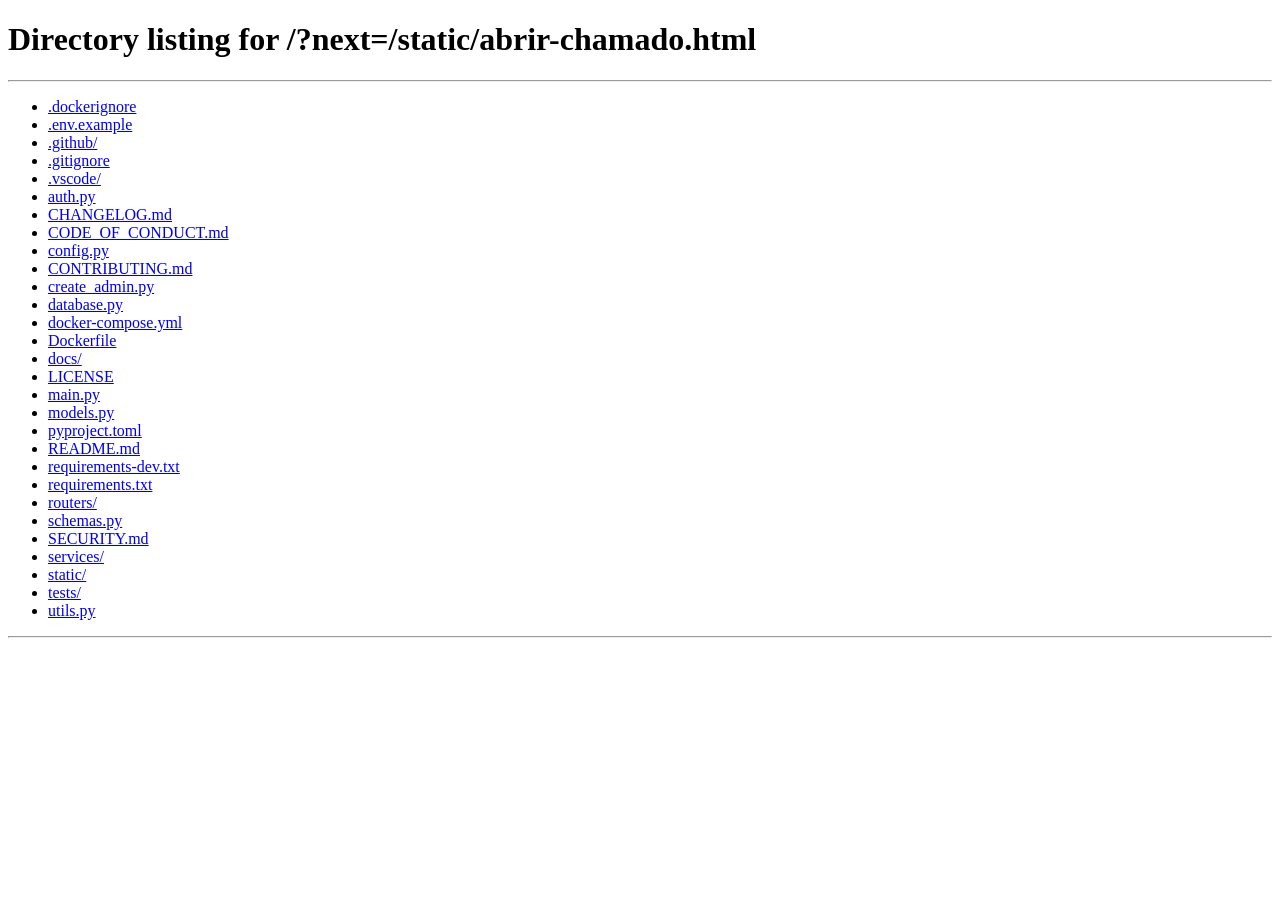
<file: static/abrir-chamado.html>
<!DOCTYPE html>
<html lang="pt-BR">
<head>
    <meta charset="UTF-8">
    <meta name="viewport" content="width=device-width, initial-scale=1.0">
    <title>Abrir chamado · Central de Chamados</title>
    <link rel="stylesheet" href="/static/portal.css">
</head>
<body>
<main class="container container-narrow">
    <h1 class="page-title">Abrir chamado</h1>
    <p class="page-subtitle">Descreva o problema com o máximo de detalhes. Você receberá um código para acompanhar o atendimento.</p>

    <div class="card" id="form-card">
        <div id="error" class="alert alert-error hidden" role="alert"></div>
        <div id="no-company" class="alert alert-info hidden">
            Sua conta não está vinculada a nenhuma empresa, por isso não é possível abrir chamados.
            Fale com o administrador do sistema.
        </div>
        <form id="ticket-form">
            <div class="field">
                <label for="title">Assunto *</label>
                <input type="text" id="title" maxlength="255" required placeholder="Ex.: Impressora do 2º andar não imprime">
            </div>
            <div class="row">
                <div class="field">
                    <label for="category">Categoria</label>
                    <select id="category"></select>
                </div>
                <div class="field">
                    <label for="priority">Urgência</label>
                    <select id="priority"></select>
                    <div class="hint">Define o prazo de atendimento (SLA).</div>
                </div>
            </div>
            <div class="field" id="company-field">
                <label for="company">Empresa *</label>
                <select id="company" required></select>
            </div>
            <div class="field">
                <label for="description">Descrição *</label>
                <textarea id="description" rows="6" required
                          placeholder="O que aconteceu? Desde quando? Alguma mensagem de erro? O que você já tentou?"></textarea>
            </div>
            <div class="field">
                <label for="file">Anexo (opcional)</label>
                <input type="file" id="file">
                <div class="hint">Prints, PDFs ou documentos. Máx. 10 MB.</div>
            </div>
            <div class="form-actions">
                <button type="reset" class="btn btn-secondary">Limpar</button>
                <button type="submit" class="btn btn-primary" id="submit">Enviar chamado</button>
            </div>
        </form>
    </div>

    <div class="card hidden" id="success-card">
        <div class="success-box">
            <div class="icon">✅</div>
            <h2>Chamado aberto com sucesso!</h2>
            <p style="color:var(--muted)">Guarde este código. Com ele, qualquer pessoa pode acompanhar o chamado sem login.</p>
            <div class="code-display">
                <span class="code" id="new-code"></span>
                <button class="btn btn-secondary btn-sm" id="copy-btn">Copiar</button>
            </div>
            <p id="attach-warning" class="alert alert-error hidden"></p>
            <div class="form-actions" style="justify-content:center">
                <a class="btn btn-primary" id="track-link" href="#">Acompanhar chamado</a>
                <button class="btn btn-secondary" id="another-btn">Abrir outro chamado</button>
            </div>
        </div>
    </div>
</main>

<script src="/static/portal.js"></script>
<script>
    (async () => {
        const me = await Portal.requireAuth();
        Portal.header('abrir');
        const { LABELS, esc } = Portal;
        const $ = id => document.getElementById(id);

        const fill = (sel, map, selected) => {
            sel.innerHTML = Object.entries(map).map(([v, l]) =>
                `<option value="${v}" ${v === selected ? 'selected' : ''}>${l}</option>`).join('');
        };
        fill($('category'), LABELS.category, 'technical');
        fill($('priority'), LABELS.priority, 'medium');

        // Clients always open tickets for their own company; staff choose one
        if (me.role === 'client') {
            $('company-field').classList.add('hidden');
            if (!me.company_id) {
                $('no-company').classList.remove('hidden');
                $('ticket-form').querySelectorAll('input,select,textarea,button').forEach(el => el.disabled = true);
            }
        } else {
            try {
                const res = await Portal.api('/companies?is_active=true&page_size=100');
                $('company').innerHTML = '<option value="">Selecione…</option>' +
                    res.items.map(c => `<option value="${c.id}">${esc(c.name)}</option>`).join('');
                if (me.company_id) $('company').value = me.company_id;
            } catch (err) { Portal.toast(err.message, 'error'); }
        }

        $('ticket-form').addEventListener('submit', async e => {
            e.preventDefault();
            $('error').classList.add('hidden');
            const companyId = me.role === 'client' ? me.company_id : Number($('company').value);
            const title = $('title').value.trim();
            const description = $('description').value.trim();
            if (!title || !description || !companyId) {
                $('error').textContent = 'Preencha assunto, descrição' + (me.role === 'client' ? '.' : ' e empresa.');
                $('error').classList.remove('hidden');
                return;
            }

            $('submit').disabled = true;
            $('submit').textContent = 'Enviando…';
            try {
                const ticket = await Portal.api('/tickets', {
                    method: 'POST',
                    body: JSON.stringify({
                        title, description, company_id: companyId,
                        category: $('category').value, priority: $('priority').value,
                    }),
                });

                // The ticket exists even if the upload fails: report it but still show the code
                const file = $('file').files[0];
                $('attach-warning').classList.add('hidden');
                if (file) {
                    const fd = new FormData();
                    fd.append('file', file);
                    try {
                        await Portal.api(`/tickets/${ticket.id}/attachments`, { method: 'POST', body: fd });
                    } catch (err) {
                        $('attach-warning').textContent = `O chamado foi aberto, mas o anexo não foi enviado: ${err.message}`;
                        $('attach-warning').classList.remove('hidden');
                    }
                }

                $('new-code').textContent = Portal.formatCode(ticket.tracking_code);
                $('track-link').href = '/acompanhar?codigo=' + ticket.tracking_code;
                $('form-card').classList.add('hidden');
                $('success-card').classList.remove('hidden');
                window.scrollTo({ top: 0, behavior: 'smooth' });
            } catch (err) {
                $('error').textContent = err.message;
                $('error').classList.remove('hidden');
            } finally {
                $('submit').disabled = false;
                $('submit').textContent = 'Enviar chamado';
            }
        });

        $('copy-btn').addEventListener('click', async () => {
            try {
                await navigator.clipboard.writeText($('new-code').textContent);
                Portal.toast('Código copiado!', 'success');
            } catch { Portal.toast('Não foi possível copiar. Selecione o código manualmente.', 'error'); }
        });

        $('another-btn').addEventListener('click', () => {
            $('ticket-form').reset();
            fill($('category'), LABELS.category, 'technical');
            fill($('priority'), LABELS.priority, 'medium');
            $('success-card').classList.add('hidden');
            $('form-card').classList.remove('hidden');
        });
    })().catch(err => Portal.toast(err.message, 'error'));
</script>
</body>
</html>
</file>
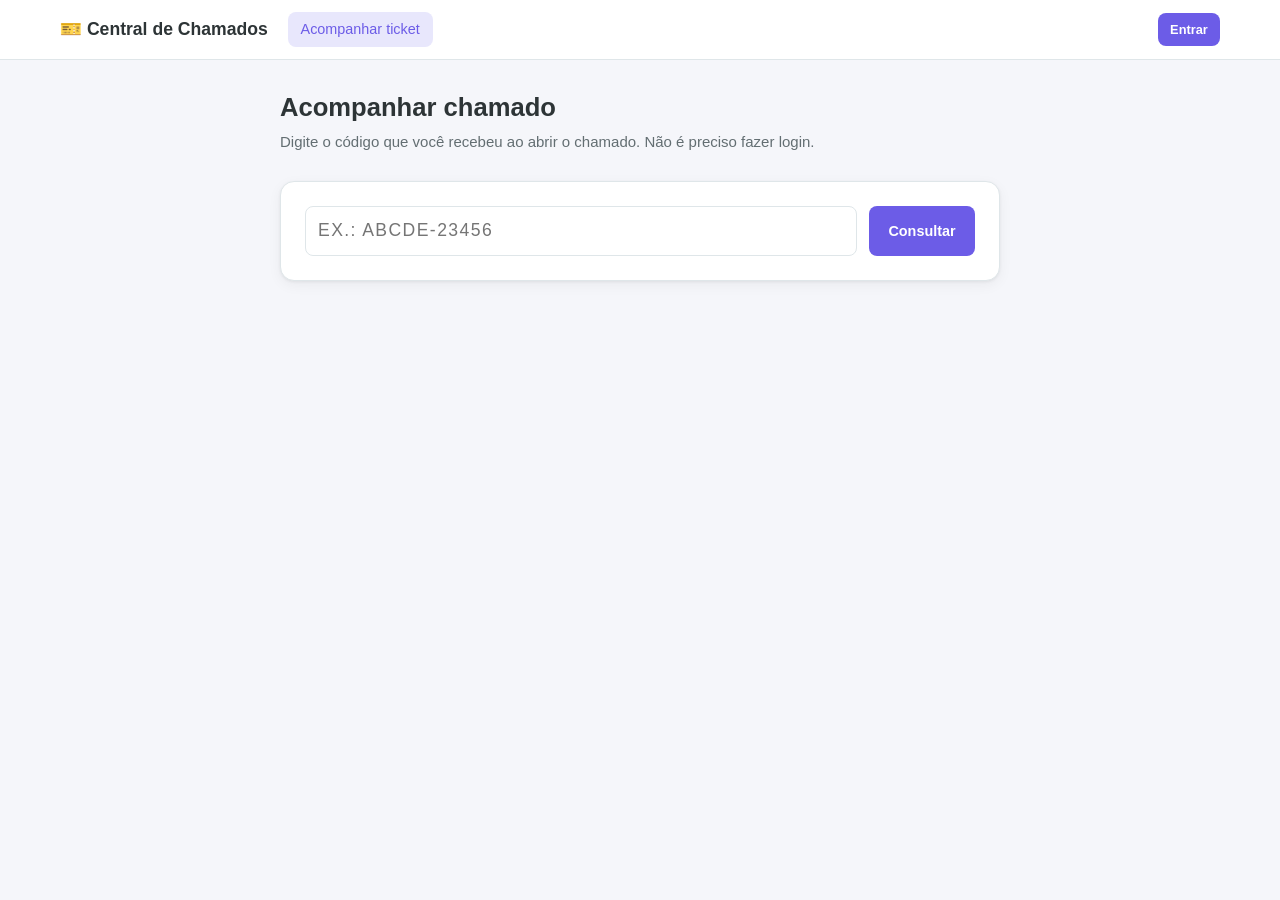
<file: static/acompanhar.html>
<!DOCTYPE html>
<html lang="pt-BR">
<head>
    <meta charset="UTF-8">
    <meta name="viewport" content="width=device-width, initial-scale=1.0">
    <title>Acompanhar chamado · Central de Chamados</title>
    <link rel="stylesheet" href="/static/portal.css">
</head>
<body>
<main class="container container-narrow">
    <h1 class="page-title">Acompanhar chamado</h1>
    <p class="page-subtitle">Digite o código que você recebeu ao abrir o chamado. Não é preciso fazer login.</p>

    <div class="card">
        <form id="search-form" class="track-search">
            <input type="text" id="code" placeholder="Ex.: ABCDE-23456" maxlength="14" autocomplete="off"
                   aria-label="Código do chamado" required>
            <button class="btn btn-primary" type="submit" id="search-btn">Consultar</button>
        </form>
        <div id="error" class="alert alert-error hidden" role="alert" style="margin:1rem 0 0"></div>
    </div>

    <div id="result" class="hidden"></div>

    <div class="card hidden" id="mine-card" style="margin-top:1.25rem">
        <h2>Seus chamados</h2>
        <div class="table-wrap">
            <table class="list">
                <thead><tr><th>Código</th><th>Assunto</th><th>Status</th><th>Atualizado</th></tr></thead>
                <tbody id="mine"></tbody>
            </table>
        </div>
    </div>
</main>

<script src="/static/portal.js"></script>
<script>
    Portal.header('acompanhar');
    const { esc, fmtDate, relTime, statusBadge, priorityBadge, formatCode, LABELS } = Portal;
    const form = document.getElementById('search-form');
    const input = document.getElementById('code');
    const errorBox = document.getElementById('error');
    const result = document.getElementById('result');
    const btn = document.getElementById('search-btn');

    // Progress steps: where the ticket is in its life
    function steps(t) {
        if (t.status === 'cancelled') {
            return '<div class="alert alert-info" style="margin-top:1.25rem">Este chamado foi cancelado.</div>';
        }
        const stage = t.status === 'closed' ? 3 : t.status === 'open' && !t.assignee_name ? 1 : 2;
        const names = ['Recebido', 'Em atendimento', 'Resolvido'];
        return `<div class="steps">${names.map((n, i) => {
            const cls = i + 1 < stage ? 'done' : i + 1 === stage ? 'done current' : '';
            return `<div class="step ${cls}"><div class="dot">${i + 1 <= stage ? '✓' : i + 1}</div>${n}</div>`;
        }).join('')}</div>`;
    }

    function render(t) {
        const loggedIn = !!Portal.token();
        const loginLink = `/?next=${encodeURIComponent('/acompanhar?codigo=' + t.tracking_code)}`;
        const waiting = t.status === 'waiting_customer'
            ? `<div class="alert alert-info">A equipe está aguardando uma resposta sua.
               ${loggedIn ? 'Use o campo abaixo da conversa.' : `<a href="${loginLink}">Entre na sua conta</a> para responder.`}</div>` : '';
        const finished = t.status === 'closed' || t.status === 'cancelled';
        const reply = loggedIn
            ? `<form id="reply-form" class="reply-box">
                   <textarea id="reply" rows="3" required placeholder="${finished
                       ? 'Escreva aqui se o problema voltou…' : 'Escreva uma mensagem para a equipe…'}"></textarea>
                   <div class="reply-actions"><span></span>
                       <button class="btn btn-primary" type="submit">Enviar mensagem</button></div>
               </form>`
            : `<p style="margin-top:1rem;color:var(--muted);font-size:.9rem">
                   <a href="${loginLink}">Entre</a> para enviar mensagens neste chamado.</p>`;
        const messages = t.comments.length
            ? t.comments.map(c => `
                <div class="msg ${c.is_staff ? 'staff' : 'client'}">
                    <div class="msg-head"><strong>${esc(c.author_name)}${c.is_staff ? ' · Suporte' : ''}</strong>
                        <span title="${fmtDate(c.created_at)}">${relTime(c.created_at)}</span></div>
                    <div class="msg-body">${esc(c.content)}</div>
                </div>`).join('')
            : '<p class="empty">Ainda não há mensagens neste chamado.</p>';

        result.innerHTML = `
            <div class="card" style="margin-top:1.25rem">
                <div class="detail-head">
                    <div>
                        <span class="code">${formatCode(t.tracking_code)}</span>
                        <h2>${esc(t.title)}</h2>
                        <div style="display:flex;gap:.4rem;flex-wrap:wrap">${statusBadge(t.status)} ${priorityBadge(t.priority)}
                            ${t.is_overdue ? '<span class="badge badge-overdue">Prazo excedido</span>' : ''}</div>
                    </div>
                    <span style="color:var(--muted);font-size:.85rem">Atualizado ${relTime(t.updated_at)}</span>
                </div>
                ${steps(t)}
                <div class="meta-grid">
                    <div><div class="label">Categoria</div><div class="value">${LABELS.category[t.category] || t.category}</div></div>
                    <div><div class="label">Empresa</div><div class="value">${esc(t.company_name || '-')}</div></div>
                    <div><div class="label">Responsável</div><div class="value">${esc(t.assignee_name || 'Aguardando técnico')}</div></div>
                    <div><div class="label">Aberto em</div><div class="value">${fmtDate(t.created_at)}</div></div>
                    <div><div class="label">${t.closed_at ? 'Resolvido em' : 'Previsão (SLA)'}</div>
                        <div class="value">${fmtDate(t.closed_at || t.sla_due_at)}</div></div>
                </div>
                ${waiting}
                ${t.description ? `<div class="description">${esc(t.description)}</div>` : ''}
            </div>
            <div class="card">
                <h2>Conversa</h2>
                <div class="thread">${messages}</div>
                ${reply}
            </div>`;
        result.classList.remove('hidden');

        document.getElementById('reply-form')?.addEventListener('submit', async e => {
            e.preventDefault();
            const content = document.getElementById('reply').value.trim();
            if (!content) return;
            const button = e.target.querySelector('button');
            button.disabled = true;
            try {
                await Portal.api(`/tickets/${t.id}/comments`, { method: 'POST', body: JSON.stringify({ content }) });
                Portal.toast('Mensagem enviada.', 'success');
                lookup(t.tracking_code);
            } catch (err) {
                Portal.toast(err.status === 403 ? 'Você não tem acesso para responder a este chamado.' : err.message, 'error');
                button.disabled = false;
            }
        });
    }

    // Logged-in users also get a list of their own tickets
    async function loadMine() {
        const me = Portal.user();
        if (!Portal.token() || !me) return;
        try {
            const list = await Portal.api(`/users/${me.id}/tickets`);
            if (!list.length) return;
            document.getElementById('mine').innerHTML = list.map(x => `
                <tr style="cursor:pointer" data-code="${esc(x.tracking_code || '')}">
                    <td><span class="code">${formatCode(x.tracking_code)}</span></td>
                    <td>${esc(x.title)}</td>
                    <td>${statusBadge(x.status, Portal.isStaff(me))}</td>
                    <td>${relTime(x.updated_at)}</td>
                </tr>`).join('');
            document.getElementById('mine-card').classList.remove('hidden');
        } catch { /* optional section */ }
    }
    document.getElementById('mine').addEventListener('click', e => {
        const row = e.target.closest('tr[data-code]');
        if (row?.dataset.code) { lookup(row.dataset.code); window.scrollTo({ top: 0, behavior: 'smooth' }); }
    });
    loadMine();

    async function lookup(code) {
        errorBox.classList.add('hidden');
        btn.disabled = true;
        btn.textContent = 'Consultando…';
        try {
            const t = await Portal.api('/public/tickets/' + encodeURIComponent(code), { public: true });
            input.value = formatCode(t.tracking_code);
            history.replaceState(null, '', '/acompanhar?codigo=' + t.tracking_code);
            render(t);
        } catch (err) {
            result.classList.add('hidden');
            errorBox.textContent = err.message;
            errorBox.classList.remove('hidden');
        } finally {
            btn.disabled = false;
            btn.textContent = 'Consultar';
        }
    }

    form.addEventListener('submit', e => {
        e.preventDefault();
        const code = input.value.replace(/[^a-z0-9]/gi, '');
        if (code) lookup(code);
    });

    const initial = new URLSearchParams(location.search).get('codigo');
    if (initial) { input.value = initial; lookup(initial); }
</script>
</body>
</html>
</file>
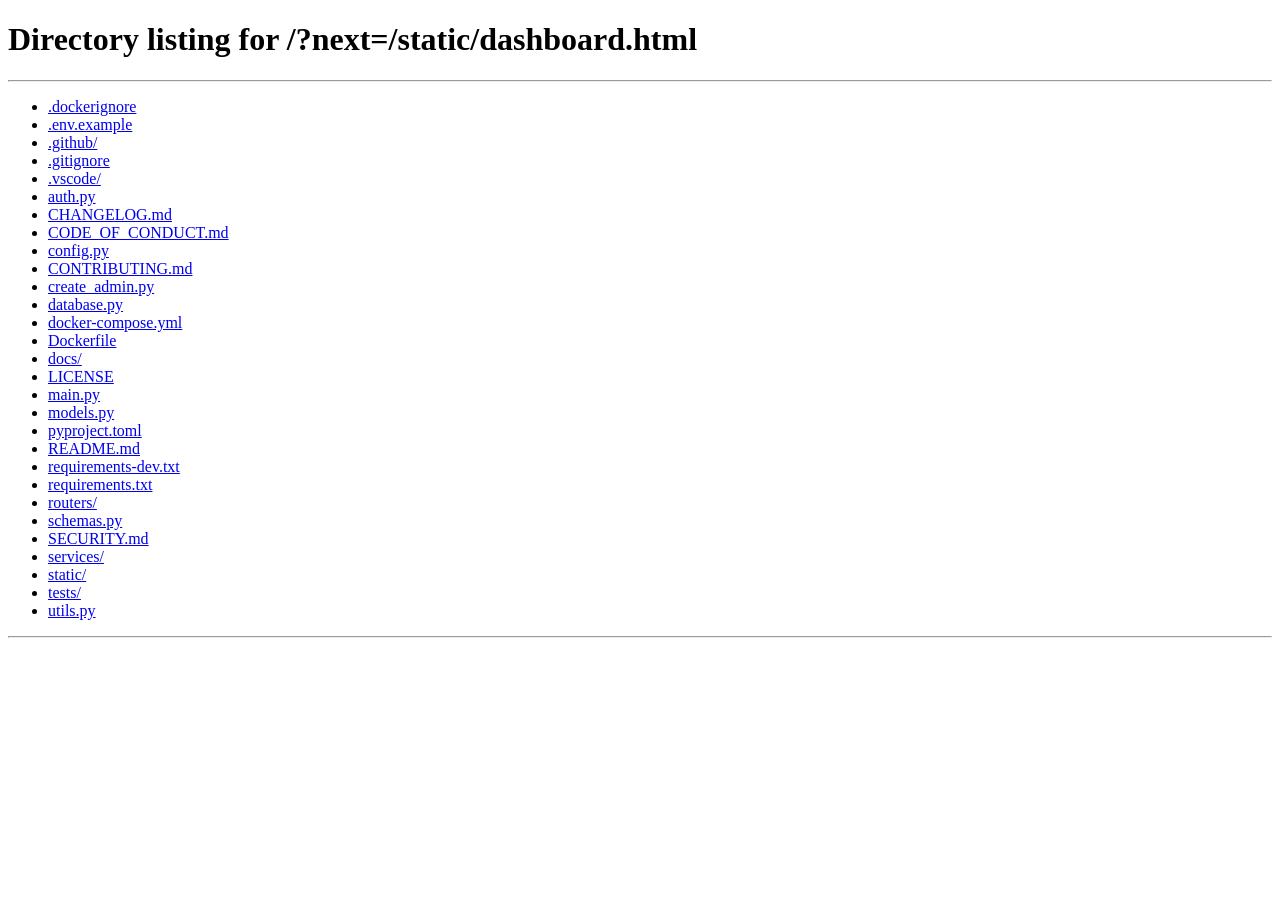
<file: static/dashboard.html>
<!DOCTYPE html>
<html lang="pt-BR">
<head>
    <meta charset="UTF-8">
    <meta name="viewport" content="width=device-width, initial-scale=1.0">
    <title>Dashboard · Central de Chamados</title>
    <link rel="stylesheet" href="/static/portal.css">
</head>
<body>
<main class="container">
    <div class="dash-hello">
        <div>
            <h1 class="page-title" id="hello">Olá!</h1>
            <p class="page-subtitle" id="hello-sub"></p>
        </div>
        <span class="role-chip" id="role-chip"></span>
    </div>

    <nav class="menu-grid" id="menu" aria-label="Menu principal"></nav>

    <h2 class="section-title" id="kpi-title">Resumo</h2>
    <div class="kpi-grid" id="kpis"></div>

    <!-- Staff only: the wider view -->
    <div id="staff" class="hidden">
        <h2 class="section-title">Operação</h2>
        <div class="kpi-grid" id="staff-kpis"></div>

        <div class="dash-grid">
            <section class="card wide">
                <div class="card-head"><h2>Novos chamados · últimos 30 dias</h2><span id="trend-total" style="color:var(--muted);font-size:.85rem"></span></div>
                <div class="trend" id="trend"></div>
            </section>
            <section class="card">
                <div class="card-head"><h2>Por status</h2></div>
                <div class="hbars" id="by-status"></div>
            </section>
            <section class="card">
                <div class="card-head"><h2>Por urgência</h2></div>
                <div class="hbars" id="by-priority"></div>
            </section>
            <section class="card wide">
                <div class="card-head"><h2>Carga da equipe</h2><a href="/tecnico">Abrir área técnica →</a></div>
                <div class="table-wrap">
                    <table class="list">
                        <thead><tr><th>Técnico</th><th>Em aberto</th><th class="num">Atrasados</th><th class="num">Resolvidos</th></tr></thead>
                        <tbody id="workload"></tbody>
                    </table>
                </div>
            </section>
            <section class="card" id="company-card">
                <div class="card-head"><h2>Chamados por empresa</h2><a href="/painel">Gestão →</a></div>
                <div class="hbars" id="by-company"></div>
            </section>
            <section class="card" id="overdue-card">
                <div class="card-head"><h2>Prazo excedido</h2><a href="/tecnico">Ver todos →</a></div>
                <div id="overdue-list"></div>
            </section>
        </div>
    </div>

    <section class="card">
        <div class="card-head"><h2 id="recent-title">Chamados recentes</h2><a href="/acompanhar">Acompanhar ticket →</a></div>
        <div class="table-wrap">
            <table class="list">
                <thead><tr><th>Código</th><th>Assunto</th><th id="col-company">Empresa</th><th>Status</th><th>Urgência</th><th>Aberto</th></tr></thead>
                <tbody id="recent"><tr><td colspan="6" class="empty">Carregando…</td></tr></tbody>
            </table>
        </div>
    </section>
</main>

<script src="/static/portal.js"></script>
<script>
(async () => {
    const me = await Portal.requireAuth();
    Portal.header('dashboard');
    const { esc, LABELS, fmtDate, relTime, statusBadge, priorityBadge, formatCode, isStaff } = Portal;
    const $ = id => document.getElementById(id);
    const staff = isStaff(me);
    const admin = me.role === 'admin';

    // ---------- Greeting & menu ----------
    const hour = new Date().getHours();
    $('hello').textContent = `${hour < 12 ? 'Bom dia' : hour < 18 ? 'Boa tarde' : 'Boa noite'}, ${me.full_name.split(' ')[0]}!`;
    $('hello-sub').textContent = staff
        ? (admin ? 'Visão geral de todas as empresas e da equipe.' : `Visão geral da operação${me.company ? ' · ' + me.company.name : ''}.`)
        : 'O que você precisa hoje?';
    $('role-chip').textContent = LABELS.role[me.role];

    const tiles = [
        ['/abrir-chamado', '📝', 'Abrir chamado', 'Relate um problema ou faça uma solicitação', 'primary'],
        ['/acompanhar', '🔎', 'Acompanhar ticket', 'Veja o andamento e converse com a equipe'],
    ];
    if (staff) {
        tiles.push(['/tecnico', '🛠️', 'Área técnica', 'Fila, chamados atribuídos e respostas']);
        tiles.push(['/painel', '🗂️', 'Gestão', admin ? 'Todos os tickets, empresas e usuários' : 'Todos os tickets e usuários da empresa']);
    }
    tiles.push(['/perfil', '👤', 'Meu perfil', 'Seus dados, senha e histórico']);
    if (admin) tiles.push(['/docs', '📚', 'API', 'Documentação interativa da API']);
    $('menu').innerHTML = tiles.map(([href, ico, title, desc, cls]) =>
        `<a class="menu-tile ${cls || ''}" href="${href}"><span class="ico" aria-hidden="true">${ico}</span>
         <strong>${title}</strong><span>${desc}</span></a>`).join('');

    // ---------- Helpers ----------
    const kpi = (n, label, sub = '', cls = '') =>
        `<div class="kpi ${cls}"><div class="n">${n}</div><div class="l">${label}</div>${sub ? `<div class="sub">${sub}</div>` : ''}</div>`;

    function hbars(el, entries) {
        const max = Math.max(1, ...entries.map(e => e[1]));
        el.innerHTML = entries.length ? entries.map(([name, v, tip]) => `
            <div class="hbar" title="${esc(tip || `${name}: ${v}`)}">
                <span class="name">${esc(name)}</span>
                <div class="track"><div class="fill" style="width:${(v / max) * 100}%"></div></div>
                <span class="val">${v}</span>
            </div>`).join('') : '<p class="empty">Sem dados ainda.</p>';
    }

    function trendChart(el, data) {
        // Drawn at the container's real width so text is never stretched
        const W = Math.max(300, el.clientWidth || 800), H = 190, padL = 30, padB = 22, padT = 10;
        const max = Math.max(4, ...data.map(d => d.count));
        const x = i => padL + (i / Math.max(1, data.length - 1)) * (W - padL - 8);
        const y = v => padT + (1 - v / max) * (H - padT - padB);
        const pts = data.map((d, i) => `${x(i).toFixed(1)},${y(d.count).toFixed(1)}`);
        const ticks = [0, Math.round(max / 2), max];
        const dateLabel = s => new Date(s + 'T00:00:00').toLocaleDateString('pt-BR', { day: '2-digit', month: '2-digit' });
        const xLabels = [0, Math.floor((data.length - 1) / 2), data.length - 1];

        el.innerHTML = `<svg viewBox="0 0 ${W} ${H}" role="img"
                aria-label="Novos chamados por dia nos últimos 30 dias">
            ${ticks.map(t => `<line class="grid-line" x1="${padL}" x2="${W}" y1="${y(t)}" y2="${y(t)}"/>
                <text class="axis-label" x="${padL - 6}" y="${y(t) + 4}" text-anchor="end">${t}</text>`).join('')}
            ${xLabels.map(i => `<text class="axis-label" x="${x(i)}" y="${H - 4}" text-anchor="${i === 0 ? 'start' : i === data.length - 1 ? 'end' : 'middle'}">${dateLabel(data[i].date)}</text>`).join('')}
            <polygon class="area" points="${padL},${y(0)} ${pts.join(' ')} ${x(data.length - 1)},${y(0)}"/>
            <polyline class="line" points="${pts.join(' ')}" vector-effect="non-scaling-stroke"/>
            <line class="cursor hidden" id="t-cursor" y1="${padT}" y2="${y(0)}" vector-effect="non-scaling-stroke"/>
            <rect id="t-hit" x="${padL}" y="0" width="${W - padL}" height="${H}" fill="transparent"/>
        </svg><div class="chart-tip hidden" id="t-tip"></div>`;

        // Crosshair + tooltip: nearest day under the pointer
        const svg = el.querySelector('svg'), tip = el.querySelector('#t-tip'), cursor = el.querySelector('#t-cursor');
        const move = e => {
            const r = svg.getBoundingClientRect();
            const px = ((e.clientX - r.left) / r.width) * W;
            const i = Math.max(0, Math.min(data.length - 1, Math.round(((px - padL) / (W - padL - 8)) * (data.length - 1))));
            const d = data[i];
            cursor.setAttribute('x1', x(i)); cursor.setAttribute('x2', x(i));
            cursor.classList.remove('hidden');
            tip.innerHTML = `<strong>${d.count}</strong> chamado${d.count === 1 ? '' : 's'} · ${dateLabel(d.date)}`;
            tip.style.left = `${(x(i) / W) * r.width}px`;
            tip.style.top = `${(y(d.count) / H) * r.height}px`;
            tip.classList.remove('hidden');
        };
        const leave = () => { tip.classList.add('hidden'); cursor.classList.add('hidden'); };
        svg.addEventListener('pointermove', move);
        svg.addEventListener('pointerleave', leave);
    }

    // ---------- Summary (everyone, scoped by role on the server) ----------
    const stats = await Portal.api('/dashboard/stats');
    const active = stats.open_tickets + stats.in_progress_tickets + stats.waiting_tickets;
    $('kpi-title').textContent = staff ? (admin ? 'Resumo geral' : 'Resumo da empresa') : 'Chamados da sua empresa';
    $('kpis').innerHTML = [
        kpi(stats.total_tickets, 'Total de chamados'),
        kpi(active, 'Em andamento', `${stats.open_tickets} novos · ${stats.in_progress_tickets} em atendimento`),
        kpi(stats.waiting_tickets, staff ? 'Aguardando cliente/terceiros' : 'Aguardando resposta'),
        kpi(stats.closed_tickets, 'Resolvidos'),
        kpi(stats.overdue_tickets, 'Com prazo excedido', '', stats.overdue_tickets ? 'alert-kpi' : ''),
        ...(admin ? [kpi(stats.total_companies, 'Empresas'), kpi(stats.total_users, 'Usuários')] : []),
    ].join('');

    // ---------- Recent tickets ----------
    let recent;
    if (staff) {
        $('recent-title').textContent = 'Últimos chamados abertos';
        recent = (await Portal.api('/tickets?page_size=8')).items;
    } else {
        $('recent-title').textContent = 'Seus chamados';
        $('col-company').classList.add('hidden');
        recent = await Portal.api(`/users/${me.id}/tickets`);
    }
    $('recent').innerHTML = recent.length ? recent.map(t => `
        <tr>
            <td><a class="code" href="${staff ? '/tecnico' : '/acompanhar?codigo=' + encodeURIComponent(t.tracking_code || '')}">${formatCode(t.tracking_code)}</a></td>
            <td>${esc(t.title)}</td>
            ${staff ? `<td>${esc(t.company_name)}</td>` : ''}
            <td>${statusBadge(t.status, staff)}${t.is_overdue ? ' <span class="badge badge-overdue">Atrasado</span>' : ''}</td>
            <td>${priorityBadge(t.priority)}</td>
            <td title="${fmtDate(t.created_at)}">${relTime(t.created_at)}</td>
        </tr>`).join('')
        : `<tr><td colspan="6" class="empty">Nenhum chamado ainda. <a href="/abrir-chamado">Abrir o primeiro</a></td></tr>`;

    if (!staff) return;

    // ---------- Wider view for technicians and admins ----------
    $('staff').classList.remove('hidden');
    const [overview, sla, trend, overdue] = await Promise.all([
        Portal.api('/dashboard/overview'),
        Portal.api('/dashboard/charts/sla-compliance'),
        Portal.api('/dashboard/charts/tickets-by-date?days=30'),
        Portal.api('/tickets?overdue_only=true&page_size=5'),
    ]);

    const hours = h => h == null ? '—' : h < 1 ? `${Math.round(h * 60)} min` : `${h.toLocaleString('pt-BR')} h`;
    $('staff-kpis').innerHTML = [
        kpi(overview.unassigned_open, 'Na fila sem responsável',
            overview.oldest_unassigned_at ? `mais antigo ${relTime(overview.oldest_unassigned_at)}` : 'fila vazia',
            overview.unassigned_open ? 'alert-kpi' : ''),
        kpi(overview.created_today, 'Abertos hoje'),
        kpi(overview.closed_last_7d, 'Resolvidos em 7 dias'),
        kpi(hours(overview.avg_first_response_hours), 'Tempo médio da 1ª resposta'),
        kpi(sla.total_resolved ? `${sla.compliance_rate.toLocaleString('pt-BR')}%` : '—', 'Resolvidos dentro do SLA',
            sla.total_resolved ? `${sla.on_time} de ${sla.total_resolved}` : 'nenhum resolvido ainda'),
    ].join('');

    $('trend-total').textContent = `${trend.data.reduce((s, d) => s + d.count, 0)} no período`;
    trendChart($('trend'), trend.data);
    let resizeTimer;
    window.addEventListener('resize', () => {
        clearTimeout(resizeTimer);
        resizeTimer = setTimeout(() => trendChart($('trend'), trend.data), 150);
    });

    const order = Object.keys(LABELS.status);
    hbars($('by-status'), order.map(s => [LABELS.statusStaff[s] || LABELS.status[s], stats.tickets_by_status[s] || 0]));
    hbars($('by-priority'), Object.keys(LABELS.priority).reverse()
        .map(p => [LABELS.priority[p], stats.tickets_by_priority[p] || 0]));

    const maxLoad = Math.max(1, ...overview.workload.map(w => w.open));
    $('workload').innerHTML = overview.workload.length ? overview.workload.map(w => `
        <tr>
            <td>${esc(w.name)}${w.user_id === me.id ? ' <span style="color:var(--muted)">(você)</span>' : ''}</td>
            <td><div class="load-bar" title="${w.open} em aberto">
                <div class="track"><div class="fill" style="width:${(w.open / maxLoad) * 100}%"></div></div>
                <strong class="num" style="min-width:1.5rem">${w.open}</strong></div></td>
            <td class="num ${w.overdue ? 'late' : ''}">${w.overdue}</td>
            <td class="num">${w.resolved}</td>
        </tr>`).join('')
        : `<tr><td colspan="4" class="empty">Nenhum chamado atribuído no momento.
               ${overview.unassigned_open ? `<a href="/tecnico">${overview.unassigned_open} aguardando na fila</a>` : ''}</td></tr>`;

    if (admin) {
        hbars($('by-company'), overview.by_company.map(c => [c.name, c.total, `${c.name}: ${c.total} no total, ${c.open} em aberto`]));
    } else {
        $('company-card').classList.add('hidden');
        $('overdue-card').classList.add('wide');
    }

    $('overdue-list').innerHTML = overdue.items.length ? `<table class="list"><tbody>${overdue.items.map(t => `
        <tr><td><a href="/tecnico" class="code">#${t.id}</a></td><td>${esc(t.title)}</td>
            <td>${esc(t.assignee_name || 'Sem responsável')}</td>
            <td class="late" title="${fmtDate(t.sla_due_at)}">venceu ${relTime(t.sla_due_at)}</td></tr>`).join('')}</tbody></table>`
        : '<p class="empty">Nenhum chamado atrasado. 👏</p>';
})().catch(err => Portal.toast(err.message, 'error'));
</script>
</body>
</html>
</file>
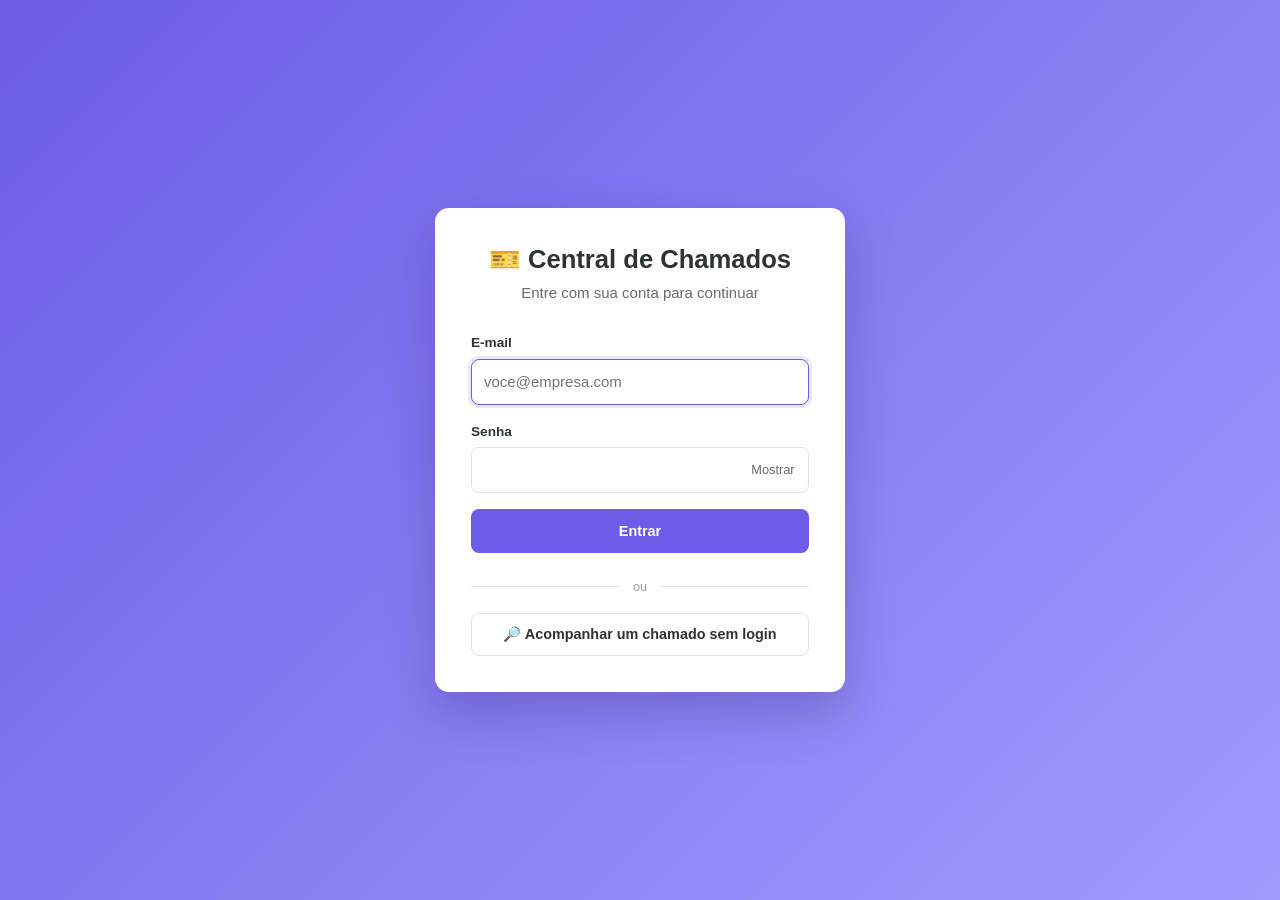
<file: static/login.html>
<!DOCTYPE html>
<html lang="pt-BR">
<head>
    <meta charset="UTF-8">
    <meta name="viewport" content="width=device-width, initial-scale=1.0">
    <title>Entrar · Central de Chamados</title>
    <link rel="stylesheet" href="/static/portal.css">
</head>
<body>
<main class="auth-page">
    <div class="auth-card">
        <h1>🎫 Central de Chamados</h1>
        <p class="sub">Entre com sua conta para continuar</p>

        <div id="error" class="alert alert-error hidden" role="alert"></div>

        <form id="login-form" novalidate>
            <div class="field">
                <label for="email">E-mail</label>
                <input type="email" id="email" autocomplete="email" required autofocus placeholder="voce@empresa.com">
            </div>
            <div class="field">
                <label for="password">Senha</label>
                <div class="password-wrap">
                    <input type="password" id="password" autocomplete="current-password" required>
                    <button type="button" id="toggle-pass" aria-label="Mostrar senha">Mostrar</button>
                </div>
            </div>
            <button type="submit" class="btn btn-primary btn-block" id="submit">Entrar</button>
        </form>

        <div class="auth-divider">ou</div>
        <a class="btn btn-secondary btn-block" href="/acompanhar">🔎 Acompanhar um chamado sem login</a>
    </div>
</main>

<script src="/static/portal.js"></script>
<script>
    const params = new URLSearchParams(location.search);
    const next = Portal.safeNext(params.get('next'));

    // Already logged in: go straight to where they were heading
    if (Portal.token() && Portal.user()) location.replace(next || Portal.homeFor(Portal.user()));

    const form = document.getElementById('login-form');
    const errorBox = document.getElementById('error');
    const submit = document.getElementById('submit');
    const pass = document.getElementById('password');

    document.getElementById('toggle-pass').addEventListener('click', e => {
        const show = pass.type === 'password';
        pass.type = show ? 'text' : 'password';
        e.target.textContent = show ? 'Ocultar' : 'Mostrar';
    });

    form.addEventListener('submit', async e => {
        e.preventDefault();
        errorBox.classList.add('hidden');
        const email = document.getElementById('email').value.trim();
        if (!email || !pass.value) {
            errorBox.textContent = 'Informe e-mail e senha.';
            errorBox.classList.remove('hidden');
            return;
        }
        submit.disabled = true;
        submit.textContent = 'Entrando…';
        try {
            const res = await fetch('/api/auth/login', {
                method: 'POST',
                headers: { 'Content-Type': 'application/x-www-form-urlencoded' },
                body: new URLSearchParams({ username: email, password: pass.value }),
            });
            const data = await res.json().catch(() => ({}));
            if (!res.ok) {
                throw new Error(res.status === 401 ? 'E-mail ou senha incorretos.'
                    : res.status === 429 ? 'Muitas tentativas. Aguarde alguns minutos e tente de novo.'
                    : (typeof data.detail === 'string' ? data.detail : 'Não foi possível entrar.'));
            }
            Portal.saveSession(data.access_token, data.user);
            location.href = next || Portal.homeFor(data.user);
        } catch (err) {
            errorBox.textContent = err.message === 'Failed to fetch' ? 'Não foi possível conectar ao servidor.' : err.message;
            errorBox.classList.remove('hidden');
            submit.disabled = false;
            submit.textContent = 'Entrar';
        }
    });
</script>
</body>
</html>
</file>
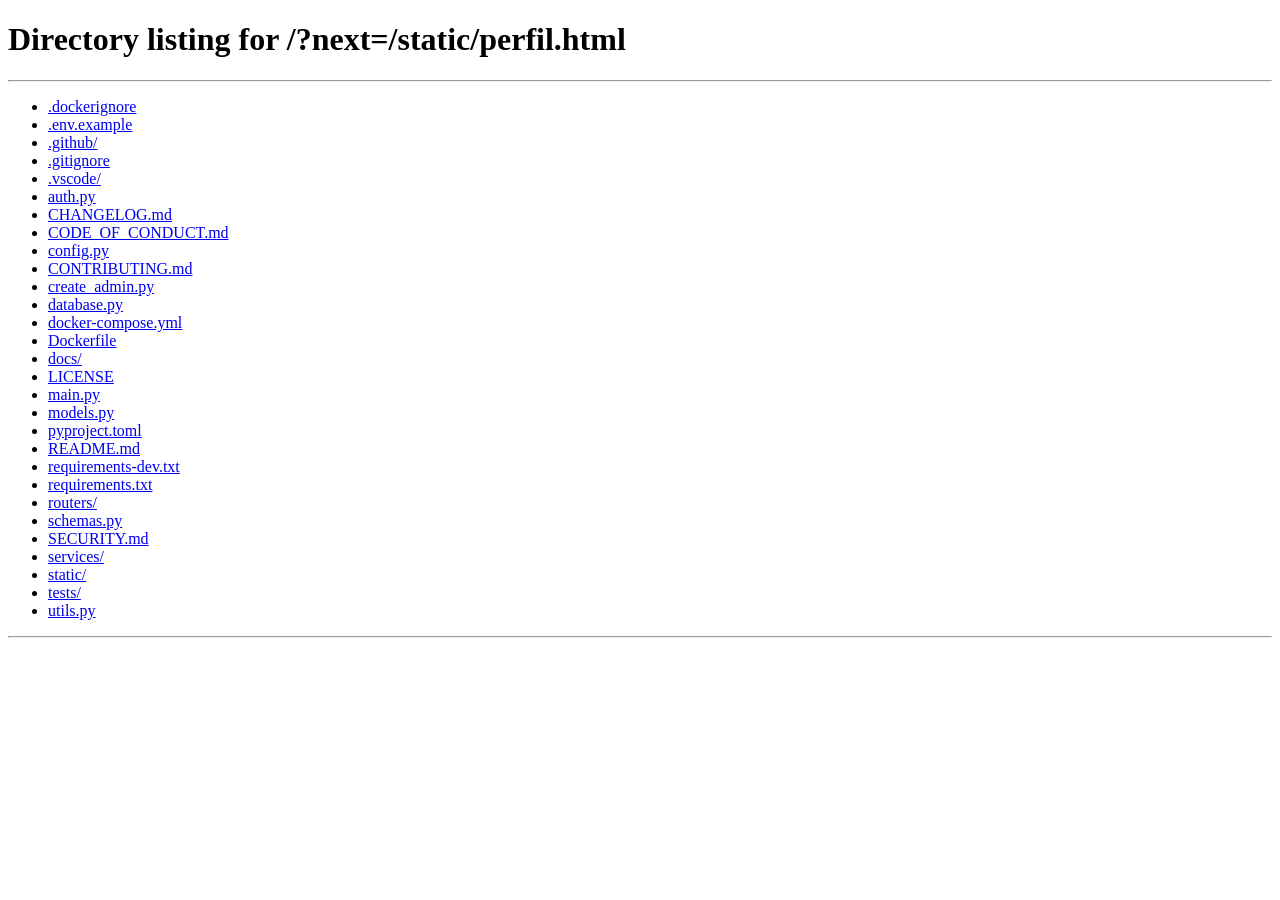
<file: static/perfil.html>
<!DOCTYPE html>
<html lang="pt-BR">
<head>
    <meta charset="UTF-8">
    <meta name="viewport" content="width=device-width, initial-scale=1.0">
    <title>Meu perfil · Central de Chamados</title>
    <link rel="stylesheet" href="/static/portal.css">
</head>
<body>
<main class="container">
    <h1 class="page-title">Meu perfil</h1>
    <p class="page-subtitle" id="subtitle"></p>

    <div class="grid-2">
        <div class="card">
            <h2>Dados pessoais</h2>
            <form id="profile-form">
                <div class="field">
                    <label for="full_name">Nome completo</label>
                    <input type="text" id="full_name" required maxlength="255">
                </div>
                <div class="field">
                    <label for="email">E-mail</label>
                    <input type="email" id="email" required>
                </div>
                <div class="row">
                    <div class="field">
                        <label for="role">Perfil</label>
                        <input type="text" id="role" readonly>
                    </div>
                    <div class="field">
                        <label for="company">Empresa</label>
                        <input type="text" id="company" readonly>
                    </div>
                </div>
                <div class="field">
                    <label for="language">Idioma das notificações</label>
                    <select id="language">
                        <option value="pt-BR">Português</option>
                        <option value="en">English</option>
                        <option value="es">Español</option>
                    </select>
                </div>
                <div class="form-actions">
                    <button type="submit" class="btn btn-primary" id="save-profile">Salvar alterações</button>
                </div>
            </form>
        </div>

        <div class="card">
            <h2>Alterar senha</h2>
            <div id="pw-error" class="alert alert-error hidden" role="alert"></div>
            <form id="password-form">
                <div class="field">
                    <label for="current_password">Senha atual</label>
                    <input type="password" id="current_password" autocomplete="current-password" required>
                </div>
                <div class="field">
                    <label for="new_password">Nova senha</label>
                    <input type="password" id="new_password" autocomplete="new-password" minlength="8" required>
                    <div class="hint">Mínimo de 8 caracteres.</div>
                </div>
                <div class="field">
                    <label for="confirm_password">Confirmar nova senha</label>
                    <input type="password" id="confirm_password" autocomplete="new-password" minlength="8" required>
                </div>
                <div class="form-actions">
                    <button type="submit" class="btn btn-primary" id="save-password">Alterar senha</button>
                </div>
            </form>
            <p style="color:var(--muted);font-size:.85rem;margin-top:1rem" id="last-login"></p>
        </div>
    </div>

    <div class="card" style="margin-top:1.25rem">
        <div style="display:flex;justify-content:space-between;align-items:center;gap:1rem;margin-bottom:1rem;flex-wrap:wrap">
            <h2 style="margin:0">Meus chamados</h2>
            <a class="btn btn-primary btn-sm" href="/abrir-chamado">+ Abrir chamado</a>
        </div>
        <div class="table-wrap">
            <table class="list">
                <thead><tr><th>Código</th><th>Assunto</th><th>Status</th><th>Urgência</th><th>Aberto</th><th></th></tr></thead>
                <tbody id="tickets"><tr><td colspan="6" class="empty">Carregando…</td></tr></tbody>
            </table>
        </div>
    </div>
</main>

<script src="/static/portal.js"></script>
<script>
    (async () => {
        let me = await Portal.requireAuth();
        Portal.header('perfil');
        const { esc, LABELS, fmtDate, relTime, statusBadge, priorityBadge, formatCode } = Portal;
        const $ = id => document.getElementById(id);

        function fillProfile() {
            $('subtitle').textContent = `Olá, ${me.full_name.split(' ')[0]}! Gerencie seus dados e acompanhe seus chamados.`;
            $('full_name').value = me.full_name;
            $('email').value = me.email;
            $('role').value = LABELS.role[me.role] || me.role;
            $('company').value = me.company?.name || '—';
            $('language').value = me.language || 'pt-BR';
            $('last-login').textContent = me.last_login ? `Último acesso: ${fmtDate(me.last_login)}` : '';
        }
        fillProfile();

        $('profile-form').addEventListener('submit', async e => {
            e.preventDefault();
            $('save-profile').disabled = true;
            try {
                me = await Portal.api('/auth/me', {
                    method: 'PUT',
                    body: JSON.stringify({
                        full_name: $('full_name').value.trim(),
                        email: $('email').value.trim(),
                        language: $('language').value,
                    }),
                });
                localStorage.setItem('user', JSON.stringify(me));
                fillProfile();
                document.querySelector('.portal-user .who').textContent = me.full_name;
                Portal.toast('Perfil atualizado.', 'success');
            } catch (err) {
                Portal.toast(err.message, 'error');
            } finally {
                $('save-profile').disabled = false;
            }
        });

        $('password-form').addEventListener('submit', async e => {
            e.preventDefault();
            const box = $('pw-error');
            box.classList.add('hidden');
            const fail = msg => { box.textContent = msg; box.classList.remove('hidden'); };
            if ($('new_password').value.length < 8) return fail('A nova senha precisa ter pelo menos 8 caracteres.');
            if ($('new_password').value !== $('confirm_password').value) return fail('A confirmação não confere com a nova senha.');

            $('save-password').disabled = true;
            try {
                await Portal.api('/auth/me/password', {
                    method: 'PUT',
                    body: JSON.stringify({
                        current_password: $('current_password').value,
                        new_password: $('new_password').value,
                    }),
                });
                $('password-form').reset();
                Portal.toast('Senha alterada com sucesso.', 'success');
            } catch (err) {
                fail(err.message === 'Current password is incorrect' ? 'A senha atual está incorreta.' : err.message);
            } finally {
                $('save-password').disabled = false;
            }
        });

        try {
            // Tickets this user opened or is assigned to (latest 50)
            const list = await Portal.api(`/users/${me.id}/tickets`);
            $('tickets').innerHTML = list.length ? list.map(t => `
                <tr>
                    <td><span class="code">${formatCode(t.tracking_code)}</span></td>
                    <td>${esc(t.title)}</td>
                    <td>${statusBadge(t.status, Portal.isStaff(me))}</td>
                    <td>${priorityBadge(t.priority)}</td>
                    <td title="${fmtDate(t.created_at)}">${relTime(t.created_at)}</td>
                    <td><a class="btn btn-secondary btn-sm" href="/acompanhar?codigo=${encodeURIComponent(t.tracking_code || '')}">Acompanhar</a></td>
                </tr>`).join('')
                : '<tr><td colspan="6" class="empty">Você ainda não abriu nenhum chamado.</td></tr>';
        } catch (err) {
            $('tickets').innerHTML = `<tr><td colspan="6" class="empty">${esc(err.message)}</td></tr>`;
        }
    })().catch(err => Portal.toast(err.message, 'error'));
</script>
</body>
</html>
</file>
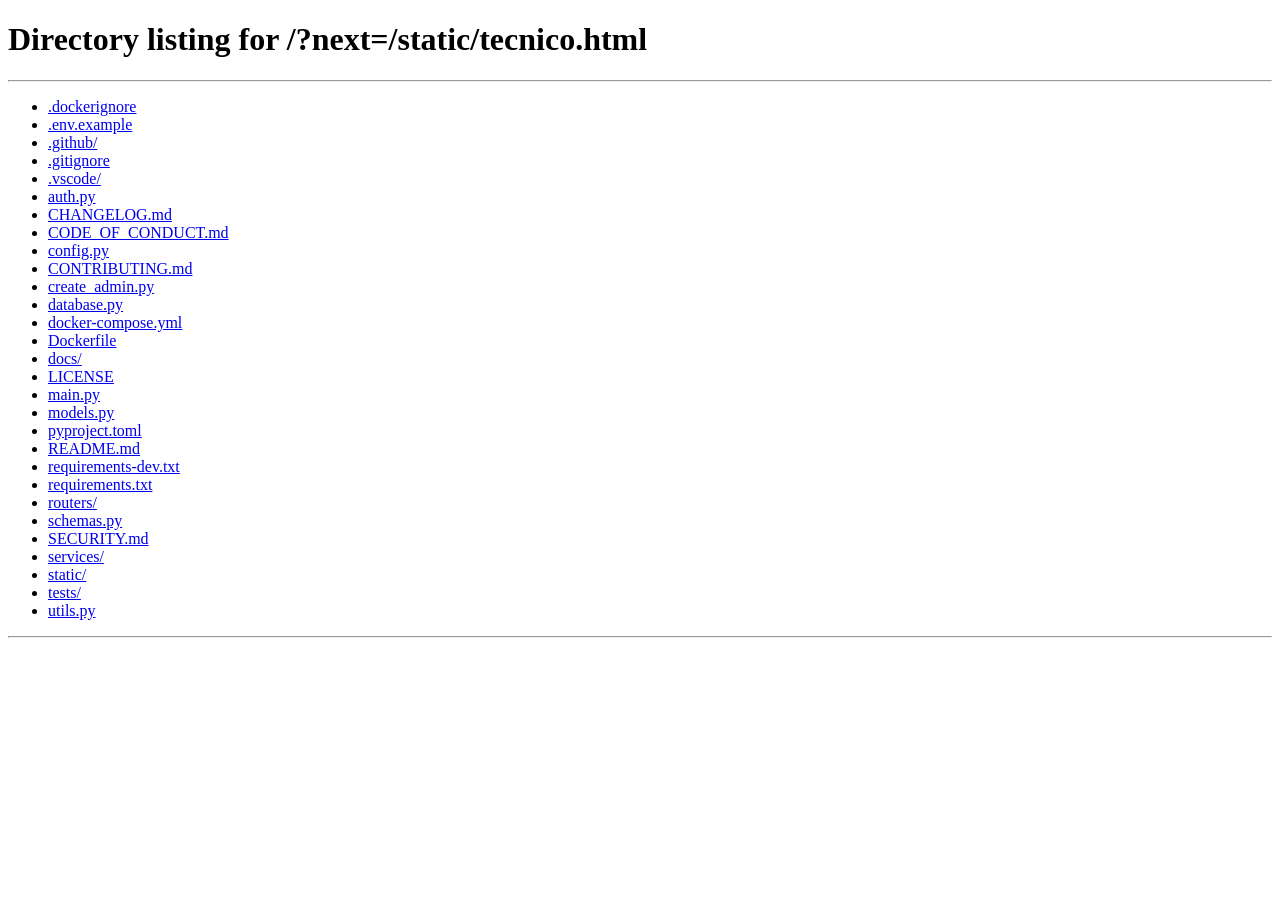
<file: static/tecnico.html>
<!DOCTYPE html>
<html lang="pt-BR">
<head>
    <meta charset="UTF-8">
    <meta name="viewport" content="width=device-width, initial-scale=1.0">
    <title>Área técnica · Central de Chamados</title>
    <link rel="stylesheet" href="/static/portal.css">
</head>
<body>
<main class="container">
    <h1 class="page-title">Área técnica</h1>
    <p class="page-subtitle">Assuma chamados da fila, converse com o cliente e registre notas internas.</p>

    <div class="tech-stats">
        <div class="stat"><div class="n" id="s-mine">–</div><div class="l">Comigo, em aberto</div></div>
        <div class="stat"><div class="n" id="s-queue">–</div><div class="l">Na fila sem responsável</div></div>
        <div class="stat warn"><div class="n" id="s-overdue">–</div><div class="l">Com prazo excedido</div></div>
        <div class="stat"><div class="n" id="s-closed">–</div><div class="l">Resolvidos por mim</div></div>
    </div>

    <div class="tech-layout">
        <section class="card queue" aria-label="Lista de chamados">
            <div class="queue-tabs" role="tablist">
                <button data-tab="mine" class="active">Meus<span class="count" id="c-mine"></span></button>
                <button data-tab="queue">Fila<span class="count" id="c-queue"></span></button>
                <button data-tab="overdue">Atrasados<span class="count" id="c-overdue"></span></button>
                <button data-tab="all">Todos</button>
            </div>
            <div class="queue-search">
                <input type="text" id="search" placeholder="Buscar por assunto ou descrição…" aria-label="Buscar">
            </div>
            <div class="queue-list" id="queue-list"><p class="empty">Carregando…</p></div>
        </section>

        <section class="card" id="detail" aria-live="polite">
            <div class="detail-empty">
                <div style="font-size:2.2rem">🛠️</div>
                <p>Selecione um chamado na lista para ver os detalhes.</p>
            </div>
        </section>
    </div>
</main>

<script src="/static/portal.js"></script>
<script>
(async () => {
    const me = await Portal.requireAuth(['admin', 'agent']);
    Portal.header('tecnico');
    const { esc, LABELS, fmtDate, relTime, statusBadge, priorityBadge, formatCode } = Portal;
    const $ = id => document.getElementById(id);

    const TABS = {
        mine: `assignee_id=${me.id}&open_only=true`,
        queue: 'unassigned=true&open_only=true',
        overdue: 'overdue_only=true',
        all: '',
    };
    let tab = 'mine';
    let selectedId = null;
    let searchTimer = null;

    const count = async qs => (await Portal.api(`/tickets?page_size=1&${qs}`)).total;

    async function loadStats() {
        try {
            const [mine, queue, overdue, closed] = await Promise.all([
                count(TABS.mine), count(TABS.queue), count(TABS.overdue), count(`assignee_id=${me.id}&status=closed`),
            ]);
            $('s-mine').textContent = $('c-mine').textContent = mine;
            $('s-queue').textContent = $('c-queue').textContent = queue;
            $('s-overdue').textContent = $('c-overdue').textContent = overdue;
            $('s-closed').textContent = closed;
        } catch { /* stats are a nice-to-have */ }
    }

    async function loadList() {
        const search = $('search').value.trim();
        const qs = [TABS[tab], 'page_size=100', search ? 'search=' + encodeURIComponent(search) : ''].filter(Boolean).join('&');
        try {
            const res = await Portal.api('/tickets?' + qs);
            $('queue-list').innerHTML = res.items.length ? res.items.map(t => `
                <div class="queue-item ${t.id === selectedId ? 'selected' : ''}" data-id="${t.id}" tabindex="0">
                    <div class="top"><span class="code">#${t.id}</span><span>${relTime(t.created_at)}</span></div>
                    <div class="t">${esc(t.title)}</div>
                    <div class="bottom">
                        <div class="badges">${statusBadge(t.status, true)} ${priorityBadge(t.priority)}
                            ${t.is_overdue ? '<span class="badge badge-overdue">Atrasado</span>' : ''}</div>
                        <span>${esc(t.company_name)}</span>
                    </div>
                </div>`).join('')
                : `<p class="empty">${tab === 'queue' ? 'Fila vazia. 🎉' : 'Nenhum chamado aqui.'}</p>`;
        } catch (err) {
            $('queue-list').innerHTML = `<p class="empty">${esc(err.message)}</p>`;
        }
    }

    function refresh() { loadStats(); loadList(); }

    async function loadDetail(id) {
        selectedId = id;
        document.querySelectorAll('.queue-item').forEach(el => el.classList.toggle('selected', Number(el.dataset.id) === id));
        try {
            const [t, comments, attachments] = await Promise.all([
                Portal.api(`/tickets/${id}`),
                Portal.api(`/tickets/${id}/comments`),
                Portal.api(`/tickets/${id}/attachments`),
            ]);
            renderDetail(t, comments, attachments);
        } catch (err) {
            Portal.toast(err.message, 'error');
        }
    }

    function renderDetail(t, comments, attachments) {
        const mineTicket = t.assignee_id === me.id;
        const statusOpts = Object.keys(LABELS.status).map(s =>
            `<option value="${s}" ${s === t.status ? 'selected' : ''}>${(LABELS.statusStaff[s] || LABELS.status[s])}</option>`).join('');
        const prioOpts = Object.entries(LABELS.priority).map(([v, l]) =>
            `<option value="${v}" ${v === t.priority ? 'selected' : ''}>Urgência: ${l}</option>`).join('');

        const thread = comments.length ? comments.map(c => {
            const cls = c.is_internal ? 'internal' : c.author_role === 'client' ? 'client' : 'staff';
            return `<div class="msg ${cls}">
                <div class="msg-head"><strong>${esc(c.author_name)}${c.is_internal ? ' · 🔒 Nota interna' : ''}</strong>
                    <span title="${fmtDate(c.created_at)}">${relTime(c.created_at)}</span></div>
                <div class="msg-body">${esc(c.content)}</div></div>`;
        }).join('') : '<p class="empty">Nenhuma mensagem ainda.</p>';

        const files = attachments.length ? `<div style="margin-top:1rem"><strong style="font-size:.85rem">Anexos</strong>
            <ul style="list-style:none;margin-top:.4rem">${attachments.map(a => `<li>📎
                <a href="#" data-download="${a.id}" data-name="${esc(a.original_filename)}">${esc(a.original_filename)}</a>
                <span style="color:var(--muted);font-size:.8rem">· ${(a.file_size / 1024).toFixed(0)} KB · ${esc(a.uploaded_by_name)}</span>
            </li>`).join('')}</ul></div>` : '';

        $('detail').innerHTML = `
            <div class="detail-head">
                <div>
                    <span class="code">#${t.id} · ${formatCode(t.tracking_code)}</span>
                    <h2>${esc(t.title)}</h2>
                    <div style="display:flex;gap:.4rem;flex-wrap:wrap">${statusBadge(t.status, true)} ${priorityBadge(t.priority)}
                        ${t.is_overdue ? '<span class="badge badge-overdue">Prazo excedido</span>' : ''}</div>
                </div>
                <a class="btn btn-secondary btn-sm" href="/acompanhar?codigo=${t.tracking_code}" target="_blank" rel="noopener">Ver como cliente ↗</a>
            </div>
            <div class="meta-grid">
                <div><div class="label">Cliente</div><div class="value">${esc(t.creator.full_name)}</div>
                    <div style="font-size:.8rem;color:var(--muted)">${esc(t.creator.email)}</div></div>
                <div><div class="label">Empresa</div><div class="value">${esc(t.company.name)}</div></div>
                <div><div class="label">Categoria</div><div class="value">${LABELS.category[t.category] || t.category}</div></div>
                <div><div class="label">Responsável</div><div class="value">${esc(t.assignee?.full_name || 'Ninguém')}</div></div>
                <div><div class="label">Aberto</div><div class="value">${fmtDate(t.created_at)}</div></div>
                <div><div class="label">Prazo (SLA)</div><div class="value" style="${t.is_overdue ? 'color:var(--danger)' : ''}">${fmtDate(t.sla_due_at)}</div></div>
            </div>
            <div class="toolbar">
                ${mineTicket
                    ? '<button class="btn btn-secondary" id="release-btn">Devolver à fila</button>'
                    : '<button class="btn btn-success" id="take-btn">✋ Assumir chamado</button>'}
                <select id="status-select" aria-label="Status">${statusOpts}</select>
                <select id="priority-select" aria-label="Urgência">${prioOpts}</select>
            </div>
            ${t.description ? `<div class="description">${esc(t.description)}</div>` : ''}
            ${files}
            <h3 style="font-size:1rem;margin:1.5rem 0 .75rem">Conversa</h3>
            <div class="thread">${thread}</div>
            <form class="reply-box" id="reply-form">
                <textarea id="reply" rows="4" placeholder="Escreva uma resposta para o cliente…" required></textarea>
                <div class="reply-actions">
                    <label class="check"><input type="checkbox" id="internal"> 🔒 Nota interna (o cliente não vê)</label>
                    <div style="display:flex;gap:.5rem;flex-wrap:wrap">
                        <button type="submit" class="btn btn-secondary" data-then="">Enviar</button>
                        <button type="submit" class="btn btn-secondary" data-then="waiting_customer">Enviar e aguardar cliente</button>
                        <button type="submit" class="btn btn-primary" data-then="closed">Enviar e resolver</button>
                    </div>
                </div>
            </form>`;

        const act = async (fn, okMsg) => {
            try { await fn(); Portal.toast(okMsg, 'success'); await loadDetail(t.id); refresh(); }
            catch (err) { Portal.toast(err.message, 'error'); }
        };
        const assign = assignee_id => Portal.api(`/tickets/${t.id}/assign`, { method: 'PUT', body: JSON.stringify({ assignee_id }) });
        const setStatus = status => Portal.api(`/tickets/${t.id}/status`, { method: 'PUT', body: JSON.stringify({ status }) });

        $('take-btn')?.addEventListener('click', () => act(() => assign(me.id), 'Chamado assumido.'));
        $('release-btn')?.addEventListener('click', () => act(() => assign(null), 'Chamado devolvido à fila.'));
        $('status-select').addEventListener('change', e => act(() => setStatus(e.target.value), 'Status atualizado.'));
        $('priority-select').addEventListener('change', e => act(() => Portal.api(`/tickets/${t.id}`, {
            method: 'PUT', body: JSON.stringify({ priority: e.target.value }) }), 'Urgência atualizada (prazo recalculado).'));

        $('internal').addEventListener('change', e => {
            $('reply').placeholder = e.target.checked ? 'Nota visível apenas para a equipe…' : 'Escreva uma resposta para o cliente…';
        });

        $('reply-form').addEventListener('submit', e => {
            e.preventDefault();
            const content = $('reply').value.trim();
            if (!content) return;
            const then = e.submitter?.dataset.then;
            act(async () => {
                await Portal.api(`/tickets/${t.id}/comments`, {
                    method: 'POST', body: JSON.stringify({ content, is_internal: $('internal').checked }) });
                if (then && then !== t.status) await setStatus(then);
            }, then === 'closed' ? 'Resposta enviada e chamado resolvido.' : 'Mensagem enviada.');
        });

        $('detail').querySelectorAll('[data-download]').forEach(a => a.addEventListener('click', async e => {
            e.preventDefault();
            try {
                const res = await fetch(`/api/tickets/attachments/${a.dataset.download}/download`,
                    { headers: { Authorization: `Bearer ${Portal.token()}` } });
                if (!res.ok) throw new Error('Não foi possível baixar o arquivo.');
                const url = URL.createObjectURL(await res.blob());
                const link = Object.assign(document.createElement('a'), { href: url, download: a.dataset.name });
                link.click();
                setTimeout(() => URL.revokeObjectURL(url), 1000);
            } catch (err) { Portal.toast(err.message, 'error'); }
        }));
    }

    document.querySelectorAll('.queue-tabs button').forEach(btn => btn.addEventListener('click', () => {
        document.querySelectorAll('.queue-tabs button').forEach(b => b.classList.toggle('active', b === btn));
        tab = btn.dataset.tab;
        loadList();
    }));
    $('queue-list').addEventListener('click', e => {
        const item = e.target.closest('.queue-item');
        if (item) loadDetail(Number(item.dataset.id));
    });
    $('queue-list').addEventListener('keydown', e => {
        const item = e.target.closest('.queue-item');
        if (item && e.key === 'Enter') loadDetail(Number(item.dataset.id));
    });
    $('search').addEventListener('input', () => { clearTimeout(searchTimer); searchTimer = setTimeout(loadList, 300); });

    refresh();
    setInterval(refresh, 60000);  // keep the queue fresh
})().catch(err => Portal.toast(err.message, 'error'));
</script>
</body>
</html>
</file>
<file: static/portal.css>
/* Portal pages: login, perfil, abrir-chamado, acompanhar, tecnico.
   Same palette as style.css so the portal and the admin panel feel like one product. */
* { margin: 0; padding: 0; box-sizing: border-box; }
:root {
    --primary: #6c5ce7; --primary-hover: #5b4cdb; --primary-light: #e8e7fc;
    --success: #00a383; --success-light: #e3f6f1;
    --warning: #b7791f; --warning-light: #fdf3dc;
    --danger: #d63031; --danger-light: #fde4e1;
    --info: #0984e3; --info-light: #dcecfb;
    --text: #2d3436; --muted: #636e72; --faint: #95a1a6;
    --bg: #f5f6fa; --surface: #ffffff; --border: #dfe6e9; --surface-2: #fafbfd;
    --shadow: 0 1px 3px rgba(0,0,0,0.06), 0 4px 14px rgba(0,0,0,0.05);
    --radius: 8px; --radius-lg: 14px;
}
body { font-family: -apple-system, BlinkMacSystemFont, 'Segoe UI', Roboto, sans-serif; background: var(--bg);
       color: var(--text); line-height: 1.55; min-height: 100vh; font-size: 15px; }
a { color: var(--primary); text-decoration: none; }
a:hover { text-decoration: underline; }
.hidden { display: none !important; }
h1, h2, h3 { line-height: 1.25; }

/* ---------- Header ---------- */
.portal-header { background: var(--surface); border-bottom: 1px solid var(--border); position: sticky; top: 0; z-index: 50; }
.portal-header-inner { max-width: 1200px; margin: 0 auto; padding: 0.75rem 1.25rem; display: flex; align-items: center;
                       gap: 1.25rem; flex-wrap: wrap; }
.brand { font-weight: 700; font-size: 1.1rem; color: var(--text); white-space: nowrap; }
.brand:hover { text-decoration: none; }
.portal-nav { display: flex; gap: 0.25rem; flex-wrap: wrap; flex: 1; }
.portal-nav a { padding: 0.4rem 0.8rem; border-radius: var(--radius); color: var(--muted); font-weight: 500; font-size: 0.9rem; }
.portal-nav a:hover { background: var(--bg); color: var(--text); text-decoration: none; }
.portal-nav a.active { background: var(--primary-light); color: var(--primary); }
.portal-user { display: flex; align-items: center; gap: 0.6rem; font-size: 0.9rem; }
.portal-user .who { color: var(--muted); }

/* ---------- Layout ---------- */
.container { max-width: 1200px; margin: 0 auto; padding: 2rem 1.25rem 3rem; }
.container-narrow { max-width: 760px; }
.page-title { font-size: 1.6rem; margin-bottom: 0.35rem; }
.page-subtitle { color: var(--muted); margin-bottom: 1.75rem; }
.card { background: var(--surface); border: 1px solid var(--border); border-radius: var(--radius-lg); padding: 1.5rem;
        box-shadow: var(--shadow); }
.card + .card { margin-top: 1.25rem; }
.card h2 { font-size: 1.1rem; margin-bottom: 1rem; }
.grid-2 { display: grid; grid-template-columns: 1fr 1fr; gap: 1.25rem; }
.grid-2 > .card + .card { margin-top: 0; }

/* ---------- Forms ---------- */
.field { margin-bottom: 1rem; }
.field label { display: block; font-weight: 600; font-size: 0.85rem; margin-bottom: 0.35rem; }
.field .hint { font-size: 0.8rem; color: var(--muted); margin-top: 0.3rem; }
input[type=text], input[type=email], input[type=password], select, textarea {
    width: 100%; padding: 0.65rem 0.75rem; border: 1px solid var(--border); border-radius: var(--radius);
    font: inherit; background: var(--surface); color: var(--text); transition: border-color .15s, box-shadow .15s; }
input:focus, select:focus, textarea:focus { outline: none; border-color: var(--primary); box-shadow: 0 0 0 3px var(--primary-light); }
input[readonly] { background: var(--bg); color: var(--muted); }
textarea { resize: vertical; min-height: 110px; }
.row { display: grid; grid-template-columns: 1fr 1fr; gap: 1rem; }
.check { display: inline-flex; align-items: center; gap: 0.45rem; font-size: 0.9rem; cursor: pointer; }

.btn { display: inline-flex; align-items: center; justify-content: center; gap: 0.4rem; padding: 0.6rem 1.15rem;
       border: 1px solid transparent; border-radius: var(--radius); font: inherit; font-weight: 600; font-size: 0.9rem;
       cursor: pointer; transition: background .15s, border-color .15s; white-space: nowrap; }
.btn:hover { text-decoration: none; }
.btn-primary { background: var(--primary); color: #fff; }
.btn-primary:hover { background: var(--primary-hover); }
.btn-secondary { background: var(--surface); color: var(--text); border-color: var(--border); }
.btn-secondary:hover { background: var(--bg); }
.btn-success { background: var(--success); color: #fff; }
.btn-success:hover { filter: brightness(0.95); }
.btn-sm { padding: 0.35rem 0.7rem; font-size: 0.8rem; }
.btn-block { width: 100%; }
.btn:disabled { opacity: 0.6; cursor: not-allowed; }
.form-actions { display: flex; gap: 0.75rem; justify-content: flex-end; margin-top: 0.5rem; flex-wrap: wrap; }

.alert { padding: 0.75rem 1rem; border-radius: var(--radius); font-size: 0.9rem; margin-bottom: 1rem; }
.alert-error { background: var(--danger-light); color: var(--danger); }
.alert-success { background: var(--success-light); color: var(--success); }
.alert-info { background: var(--info-light); color: var(--info); }

/* ---------- Badges ---------- */
.badge { display: inline-block; padding: 0.15rem 0.6rem; border-radius: 999px; font-size: 0.75rem; font-weight: 600; white-space: nowrap; }
.st-open { background: var(--info-light); color: var(--info); }
.st-in_progress { background: var(--primary-light); color: var(--primary); }
.st-waiting_customer, .st-waiting_third_party { background: var(--warning-light); color: var(--warning); }
.st-closed { background: var(--success-light); color: var(--success); }
.st-cancelled { background: #eceff1; color: var(--muted); }
.pr-low { background: #eceff1; color: var(--muted); }
.pr-medium { background: var(--info-light); color: var(--info); }
.pr-high { background: var(--warning-light); color: var(--warning); }
.pr-urgent, .pr-critical { background: var(--danger-light); color: var(--danger); }
.badge-overdue { background: var(--danger); color: #fff; }
.code { font-family: ui-monospace, 'Cascadia Code', Consolas, monospace; letter-spacing: 0.06em; font-weight: 600; }

/* ---------- Tables ---------- */
.table-wrap { overflow-x: auto; }
table.list { width: 100%; border-collapse: collapse; font-size: 0.9rem; }
table.list th { text-align: left; font-size: 0.75rem; text-transform: uppercase; letter-spacing: 0.04em; color: var(--muted);
                padding: 0.6rem 0.75rem; border-bottom: 1px solid var(--border); }
table.list td { padding: 0.7rem 0.75rem; border-bottom: 1px solid var(--border); vertical-align: middle; }
table.list tr:last-child td { border-bottom: none; }
.empty { text-align: center; color: var(--muted); padding: 2rem 1rem; }

/* ---------- Auth (login) ---------- */
.auth-page { min-height: 100vh; display: flex; align-items: center; justify-content: center; padding: 1.5rem;
             background: linear-gradient(135deg, #6c5ce7 0%, #a29bfe 100%); }
.auth-card { width: 100%; max-width: 410px; background: var(--surface); border-radius: var(--radius-lg); padding: 2.25rem;
             box-shadow: 0 20px 50px rgba(30, 20, 90, 0.25); }
.auth-card h1 { font-size: 1.6rem; text-align: center; margin-bottom: 0.3rem; }
.auth-card .sub { text-align: center; color: var(--muted); margin-bottom: 1.75rem; }
.auth-divider { display: flex; align-items: center; gap: 0.75rem; color: var(--faint); font-size: 0.8rem; margin: 1.5rem 0 1rem; }
.auth-divider::before, .auth-divider::after { content: ""; flex: 1; height: 1px; background: var(--border); }
.password-wrap { position: relative; }
.password-wrap button { position: absolute; right: 0.4rem; top: 50%; transform: translateY(-50%); border: none; background: none;
                        color: var(--muted); font: inherit; font-size: 0.8rem; cursor: pointer; padding: 0.3rem 0.5rem; }

/* ---------- Success (ticket opened) ---------- */
.success-box { text-align: center; padding: 1rem 0.5rem; }
.success-box .icon { font-size: 2.6rem; }
.success-box h2 { margin: 0.5rem 0; font-size: 1.35rem; }
.code-display { display: inline-flex; align-items: center; gap: 0.75rem; margin: 1.25rem 0; padding: 0.9rem 1.25rem;
                background: var(--primary-light); border: 1px dashed var(--primary); border-radius: var(--radius-lg); }
.code-display .code { font-size: 1.5rem; color: var(--primary); }

/* ---------- Tracking ---------- */
.track-search { display: flex; gap: 0.75rem; }
.track-search input { font-size: 1.1rem; text-transform: uppercase; letter-spacing: 0.08em; }
.steps { display: flex; margin: 1.5rem 0 0.5rem; }
.step { flex: 1; text-align: center; position: relative; font-size: 0.8rem; color: var(--faint); }
.step::before { content: ""; position: absolute; top: 13px; left: -50%; width: 100%; height: 3px; background: var(--border); z-index: 0; }
.step:first-child::before { display: none; }
.step .dot { width: 28px; height: 28px; border-radius: 50%; background: var(--border); color: #fff; display: flex;
             align-items: center; justify-content: center; margin: 0 auto 0.4rem; position: relative; z-index: 1; font-weight: 700; font-size: 0.8rem; }
.step.done { color: var(--text); }
.step.done .dot, .step.done::before { background: var(--primary); }
.step.current .dot { box-shadow: 0 0 0 4px var(--primary-light); }
.meta-grid { display: grid; grid-template-columns: repeat(auto-fill, minmax(170px, 1fr)); gap: 1rem; margin: 1.25rem 0; }
.meta-grid .label { font-size: 0.75rem; text-transform: uppercase; letter-spacing: 0.04em; color: var(--muted); }
.meta-grid .value { font-weight: 600; }
.description { white-space: pre-wrap; background: var(--surface-2); border: 1px solid var(--border); border-radius: var(--radius);
               padding: 0.9rem 1rem; }

/* ---------- Conversation ---------- */
.thread { display: flex; flex-direction: column; gap: 0.75rem; }
.msg { border: 1px solid var(--border); border-radius: var(--radius); padding: 0.75rem 1rem; background: var(--surface); max-width: 88%; }
.msg.staff { align-self: flex-start; border-left: 3px solid var(--primary); }
.msg.client { align-self: flex-end; background: var(--surface-2); }
.msg.internal { align-self: stretch; max-width: none; background: var(--warning-light); border-color: #f3dfae; border-left: 3px solid var(--warning); }
.msg-head { display: flex; justify-content: space-between; gap: 1rem; font-size: 0.8rem; color: var(--muted); margin-bottom: 0.3rem; }
.msg-head strong { color: var(--text); }
.msg-body { white-space: pre-wrap; word-break: break-word; }

/* ---------- Technician workspace ---------- */
.tech-layout { display: grid; grid-template-columns: 380px 1fr; gap: 1.25rem; align-items: start; }
.tech-stats { display: grid; grid-template-columns: repeat(4, 1fr); gap: 0.75rem; margin-bottom: 1.25rem; }
.stat { background: var(--surface); border: 1px solid var(--border); border-radius: var(--radius-lg); padding: 0.9rem 1rem; }
.stat .n { font-size: 1.6rem; font-weight: 700; }
.stat .l { font-size: 0.8rem; color: var(--muted); }
.stat.warn .n { color: var(--danger); }
.queue { padding: 0; overflow: hidden; }
.queue-tabs { display: flex; border-bottom: 1px solid var(--border); overflow-x: auto; }
.queue-tabs button { flex: 1; padding: 0.75rem 0.5rem; border: none; background: none; font: inherit; font-size: 0.85rem;
                     font-weight: 600; color: var(--muted); cursor: pointer; border-bottom: 2px solid transparent; white-space: nowrap; }
.queue-tabs button.active { color: var(--primary); border-bottom-color: var(--primary); }
.queue-tabs .count { display: inline-block; min-width: 1.4rem; padding: 0 0.35rem; margin-left: 0.25rem; border-radius: 999px;
                     background: var(--bg); font-size: 0.75rem; }
.queue-search { padding: 0.75rem; border-bottom: 1px solid var(--border); }
.queue-list { max-height: calc(100vh - 330px); min-height: 200px; overflow-y: auto; }
.queue-item { padding: 0.8rem 1rem; border-bottom: 1px solid var(--border); cursor: pointer; border-left: 3px solid transparent; }
.queue-item:hover { background: var(--surface-2); }
.queue-item.selected { background: var(--primary-light); border-left-color: var(--primary); }
.queue-item .t { font-weight: 600; margin: 0.15rem 0 0.35rem; overflow: hidden; text-overflow: ellipsis; white-space: nowrap; }
.queue-item .top, .queue-item .bottom { display: flex; justify-content: space-between; align-items: center; gap: 0.5rem;
                                        font-size: 0.78rem; color: var(--muted); }
.queue-item .badges { display: flex; gap: 0.3rem; flex-wrap: wrap; }
.detail-empty { text-align: center; color: var(--muted); padding: 4rem 1rem; }
.detail-head { display: flex; justify-content: space-between; gap: 1rem; align-items: flex-start; flex-wrap: wrap; }
.detail-head h2 { font-size: 1.25rem; margin: 0.2rem 0 0.4rem; }
.toolbar { display: flex; gap: 0.6rem; align-items: center; flex-wrap: wrap; padding: 0.9rem 0; border-top: 1px solid var(--border);
           border-bottom: 1px solid var(--border); margin: 1rem 0 1.25rem; }
.toolbar select { width: auto; min-width: 190px; }
.reply-box { margin-top: 1.25rem; }
.reply-actions { display: flex; justify-content: space-between; align-items: center; gap: 1rem; margin-top: 0.6rem; flex-wrap: wrap; }

/* ---------- Toast ---------- */
.toasts { position: fixed; bottom: 1.25rem; right: 1.25rem; display: flex; flex-direction: column; gap: 0.5rem; z-index: 200; }
.toast { padding: 0.75rem 1rem; border-radius: var(--radius); background: var(--text); color: #fff; font-size: 0.9rem;
         box-shadow: var(--shadow); max-width: 360px; animation: toast-in .2s ease; }
.toast.error { background: var(--danger); }
.toast.success { background: var(--success); }
@keyframes toast-in { from { opacity: 0; transform: translateY(8px); } to { opacity: 1; transform: none; } }

/* ---------- Responsive ---------- */
@media (max-width: 900px) {
    .tech-layout, .grid-2 { grid-template-columns: 1fr; }
    .queue-list { max-height: 420px; }
    .tech-stats { grid-template-columns: repeat(2, 1fr); }
}
@media (max-width: 600px) {
    .container { padding: 1.25rem 1rem 2rem; }
    .row { grid-template-columns: 1fr; }
    .track-search { flex-direction: column; }
    .portal-header-inner { padding: 0.6rem 1rem; gap: 0.6rem; }
    .msg { max-width: 100%; }
    .auth-card { padding: 1.75rem 1.25rem; }
}

/* ---------- Dashboard ---------- */
.dash-hello { display: flex; justify-content: space-between; align-items: flex-end; gap: 1rem; flex-wrap: wrap; margin-bottom: 1.5rem; }
.dash-hello .page-subtitle { margin-bottom: 0; }
.role-chip { display: inline-block; padding: 0.2rem 0.7rem; border-radius: 999px; background: var(--primary-light);
             color: var(--primary); font-size: 0.8rem; font-weight: 600; }
.menu-grid { display: grid; grid-template-columns: repeat(auto-fill, minmax(210px, 1fr)); gap: 1rem; margin-bottom: 1.75rem; }
.menu-tile { display: flex; flex-direction: column; gap: 0.35rem; padding: 1.15rem 1.25rem; background: var(--surface);
             border: 1px solid var(--border); border-radius: var(--radius-lg); color: var(--text); box-shadow: var(--shadow);
             transition: border-color .15s, transform .15s; }
.menu-tile:hover { border-color: var(--primary); transform: translateY(-2px); text-decoration: none; }
.menu-tile .ico { font-size: 1.6rem; line-height: 1; }
.menu-tile strong { font-size: 1rem; }
.menu-tile span { font-size: 0.83rem; color: var(--muted); }
.menu-tile.primary { background: var(--primary); border-color: var(--primary); color: #fff; }
.menu-tile.primary span { color: rgba(255,255,255,0.85); }
.section-title { font-size: 0.8rem; text-transform: uppercase; letter-spacing: 0.06em; color: var(--muted); margin: 0.5rem 0 0.75rem; }
.kpi-grid { display: grid; grid-template-columns: repeat(auto-fill, minmax(165px, 1fr)); gap: 0.85rem; margin-bottom: 1.5rem; }
.kpi { background: var(--surface); border: 1px solid var(--border); border-radius: var(--radius-lg); padding: 0.9rem 1rem; }
.kpi .n { font-size: 1.75rem; font-weight: 700; line-height: 1.2; font-variant-numeric: tabular-nums; }
.kpi .l { font-size: 0.8rem; color: var(--muted); }
.kpi .sub { font-size: 0.75rem; color: var(--faint); margin-top: 0.15rem; }
.kpi.alert-kpi .n { color: var(--danger); }
.dash-grid { display: grid; grid-template-columns: repeat(2, minmax(0, 1fr)); gap: 1.25rem; margin-bottom: 1.25rem; }
.dash-grid > .card + .card { margin-top: 0; }
.dash-grid .wide { grid-column: 1 / -1; }
.card-head { display: flex; justify-content: space-between; align-items: baseline; gap: 1rem; margin-bottom: 1rem; }
.card-head h2 { margin: 0; }
.card-head a { font-size: 0.85rem; }

/* Horizontal bars: single series, value printed in text ink beside each bar */
.hbars { display: flex; flex-direction: column; gap: 0.6rem; }
.hbar { display: grid; grid-template-columns: 150px 1fr 44px; align-items: center; gap: 0.75rem; font-size: 0.88rem; }
.hbar .name { color: var(--text); overflow: hidden; text-overflow: ellipsis; white-space: nowrap; }
.hbar .track { height: 12px; background: var(--bg); border-radius: 4px; overflow: hidden; }
.hbar .fill { height: 100%; background: var(--primary); border-radius: 0 4px 4px 0; min-width: 2px; transition: width .4s ease; }
.hbar .val { text-align: right; font-variant-numeric: tabular-nums; font-weight: 600; }

/* Trend line */
.trend { position: relative; }
.trend svg { display: block; width: 100%; height: 190px; overflow: visible; }
.trend .grid-line { stroke: var(--border); stroke-width: 1; }
.trend .axis-label { fill: var(--muted); font-size: 11px; }
.trend .line { fill: none; stroke: var(--primary); stroke-width: 2; stroke-linejoin: round; stroke-linecap: round; }
.trend .area { fill: var(--primary); opacity: 0.08; }
.trend .cursor { stroke: var(--faint); stroke-width: 1; stroke-dasharray: 3 3; }
.trend .dot { fill: var(--primary); stroke: var(--surface); stroke-width: 2; }
.chart-tip { position: absolute; pointer-events: none; background: var(--text); color: #fff; padding: 0.35rem 0.6rem;
             border-radius: 6px; font-size: 0.8rem; white-space: nowrap; transform: translate(-50%, -120%); }

/* Workload table */
.load-bar { display: flex; align-items: center; gap: 0.5rem; min-width: 120px; }
.load-bar .track { flex: 1; height: 8px; background: var(--bg); border-radius: 4px; overflow: hidden; }
.load-bar .fill { height: 100%; background: var(--primary); border-radius: 0 4px 4px 0; }
.num { text-align: right; font-variant-numeric: tabular-nums; }
.late { color: var(--danger); font-weight: 600; }

@media (max-width: 900px) {
    .dash-grid { grid-template-columns: 1fr; }
}
@media (max-width: 600px) {
    .hbar { grid-template-columns: 105px 1fr 36px; gap: 0.5rem; }
}
</file>
